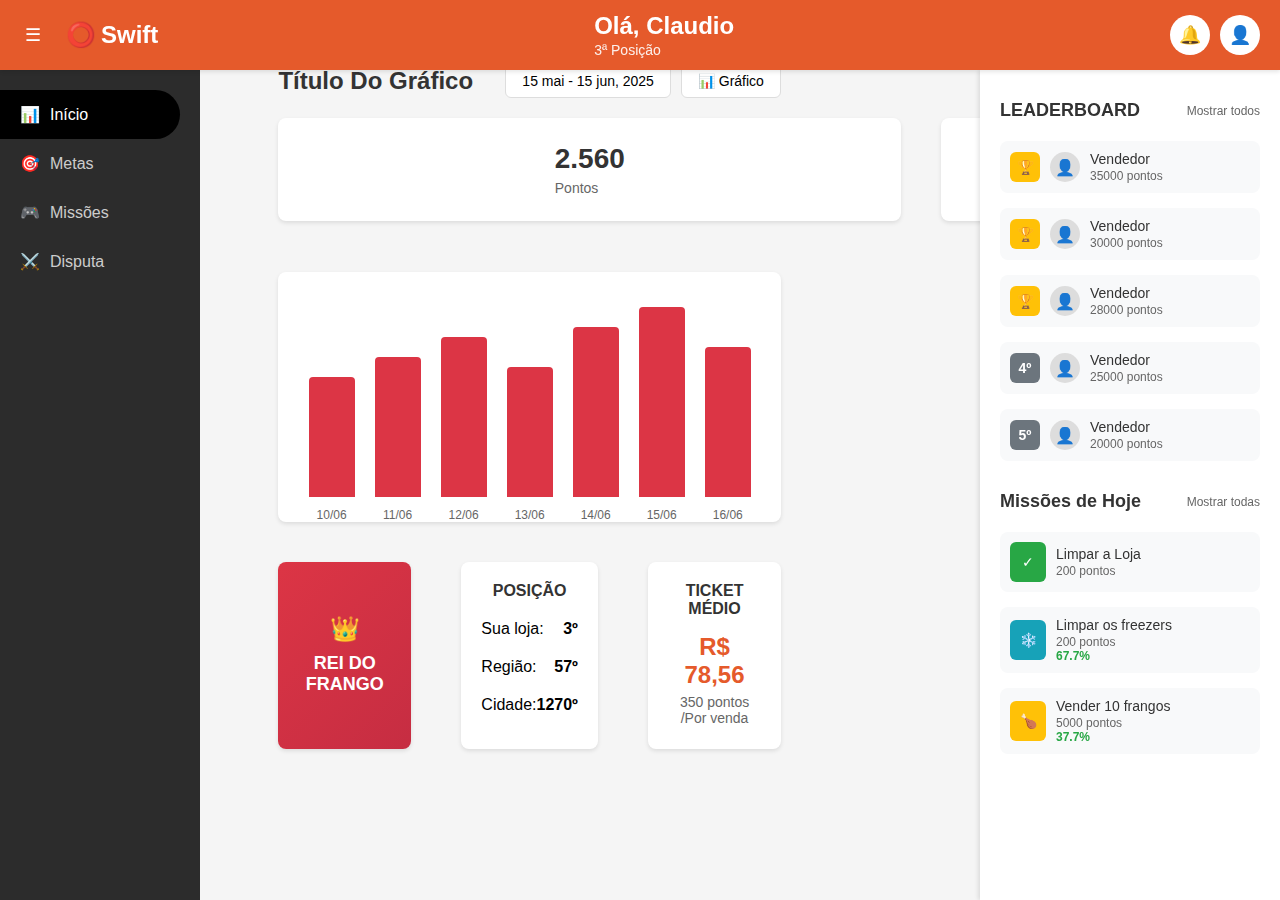
<file: Swift/Index.html>
<!DOCTYPE html>
<html lang="pt-BR">
<head>
    <meta charset="UTF-8">
    <meta name="viewport" content="width=device-width, initial-scale=1.0">
    <title>Swift Dashboard</title>
    <link rel="stylesheet" href="Style/Style.css">
</head>
<body>
    <div class="container">
        <div class="header">
            <div class="header-left">
                <button class="menu-toggle">☰</button>
                <div class="logo">Swift</div>
            </div>
            <div class="header-center">
                <h2>Olá, Claudio</h2>
                <p>3ª Posição</p>
            </div>
            <div class="header-right">
                <div class="header-icon">🔔</div>
                <div class="header-icon">👤</div>
            </div>
        </div>

        <div class="sidebar">
            <ul class="sidebar-menu">
                <li class="active">Início</li>
                <li>Metas</li>
                <li>Missões</li>
                <li>Disputa</li>
            </ul>
        </div>

        <div class="main-content">
            <div class="content-header">
                <h1 class="content-title">Título Do Gráfico</h1>
                <div class="date-filter">
                    <button class="filter-btn">15 mai - 15 jun, 2025</button>
                    <button class="filter-btn">📊 Gráfico</button>
                </div>
            </div>

            <div class="stats-row">
                <div class="stat-card">
                    <div class="stat-number">2.560</div>
                    <div class="stat-label">Pontos</div>
                </div>
                <div class="stat-card">
                    <div class="stat-number">123</div>
                    <div class="stat-label">Vendas</div>
                </div>
            </div>

            <div class="chart-container">
                <div class="chart">
                    <div class="chart-bar" style="height: 60%;">
                        <div class="chart-label">10/06</div>
                    </div>
                    <div class="chart-bar" style="height: 70%;">
                        <div class="chart-label">11/06</div>
                    </div>
                    <div class="chart-bar" style="height: 80%;">
                        <div class="chart-label">12/06</div>
                    </div>
                    <div class="chart-bar" style="height: 65%;">
                        <div class="chart-label">13/06</div>
                    </div>
                    <div class="chart-bar" style="height: 85%;">
                        <div class="chart-label">14/06</div>
                    </div>
                    <div class="chart-bar" style="height: 95%;">
                        <div class="chart-label">15/06</div>
                    </div>
                    <div class="chart-bar" style="height: 75%;">
                        <div class="chart-label">16/06</div>
                    </div>
                </div>
            </div>

            <div class="bottom-cards">
                <div class="card king-card">
                    <div class="crown">👑</div>
                    <div class="title">REI DO FRANGO</div>
                </div>
                <div class="card">
                    <div class="card-title">POSIÇÃO</div>
                    <div class="position-item">
                        <span>Sua loja:</span>
                        <strong>3º</strong>
                    </div>
                    <div class="position-item">
                        <span>Região:</span>
                        <strong>57º</strong>
                    </div>
                    <div class="position-item">
                        <span>Cidade:</span>
                        <strong>1270º</strong>
                    </div>
                </div>
                <div class="card">
                    <div class="card-title">TICKET MÉDIO</div>
                    <div class="ticket-price">R$ 78,56</div>
                    <div class="ticket-points">350 pontos /Por venda</div>
                </div>
            </div>
        </div>

        <div class="right-sidebar">
            <div class="leaderboard">
                <div class="section-header">
                    <div class="section-title">LEADERBOARD</div>
                    <div class="show-all">Mostrar todos</div>
                </div>
                
                <div class="leader-item">
                    <div class="leader-position">🏆</div>
                    <div class="leader-avatar">👤</div>
                    <div class="leader-info">
                        <div class="leader-name">Vendedor</div>
                        <div class="leader-points">35000 pontos</div>
                    </div>
                </div>
                
                <div class="leader-item">
                    <div class="leader-position">🏆</div>
                    <div class="leader-avatar">👤</div>
                    <div class="leader-info">
                        <div class="leader-name">Vendedor</div>
                        <div class="leader-points">30000 pontos</div>
                    </div>
                </div>
                
                <div class="leader-item">
                    <div class="leader-position">🏆</div>
                    <div class="leader-avatar">👤</div>
                    <div class="leader-info">
                        <div class="leader-name">Vendedor</div>
                        <div class="leader-points">28000 pontos</div>
                    </div>
                </div>
                
                <div class="leader-item">
                    <div class="leader-position fourth">4º</div>
                    <div class="leader-avatar">👤</div>
                    <div class="leader-info">
                        <div class="leader-name">Vendedor</div>
                        <div class="leader-points">25000 pontos</div>
                    </div>
                </div>
                
                <div class="leader-item">
                    <div class="leader-position fifth">5º</div>
                    <div class="leader-avatar">👤</div>
                    <div class="leader-info">
                        <div class="leader-name">Vendedor</div>
                        <div class="leader-points">20000 pontos</div>
                    </div>
                </div>
            </div>

            <div class="missions">
                <div class="section-header">
                    <div class="section-title">Missões de Hoje</div>
                    <div class="show-all">Mostrar todas</div>
                </div>
                
                <div class="mission-item">
                    <div class="mission-icon completed">✓</div>
                    <div class="mission-info">
                        <div class="mission-title">Limpar a Loja</div>
                        <div class="mission-points">200 pontos</div>
                    </div>
                </div>
                
                <div class="mission-item">
                    <div class="mission-icon freezer">❄️</div>
                    <div class="mission-info">
                        <div class="mission-title">Limpar os freezers</div>
                        <div class="mission-points">200 pontos</div>
                        <div class="mission-progress">67.7%</div>
                    </div>
                </div>
                
                <div class="mission-item">
                    <div class="mission-icon chicken">🍗</div>
                    <div class="mission-info">
                        <div class="mission-title">Vender 10 frangos</div>
                        <div class="mission-points">5000 pontos</div>
                        <div class="mission-progress">37.7%</div>
                    </div>
                </div>
            </div>
        </div>

        <div class="settings-icon">⚙️</div>
    </div>

    <script>
        // Simple interactivity
        document.querySelector('.menu-toggle').addEventListener('click', function() {
            alert('Menu toggle clicked!');
        });

        // Chart bar hover effects
        document.querySelectorAll('.chart-bar').forEach(bar => {
            bar.addEventListener('mouseenter', function() {
                this.style.opacity = '0.8';
            });
            
            bar.addEventListener('mouseleave', function() {
                this.style.opacity = '1';
            });
        });

        // Filter button interactions
        document.querySelectorAll('.filter-btn').forEach(btn => {
            btn.addEventListener('click', function() {
                document.querySelectorAll('.filter-btn').forEach(b => b.style.background = 'white');
                this.style.background = '#e55a2b';
                this.style.color = 'white';
            });
        });

        // Sidebar menu interactions
        document.querySelectorAll('.sidebar-menu li').forEach(item => {
            item.addEventListener('click', function() {
                document.querySelectorAll('.sidebar-menu li').forEach(i => i.classList.remove('active'));
                this.classList.add('active');
            });
        });
    </script>
</body>
</html>
</file>
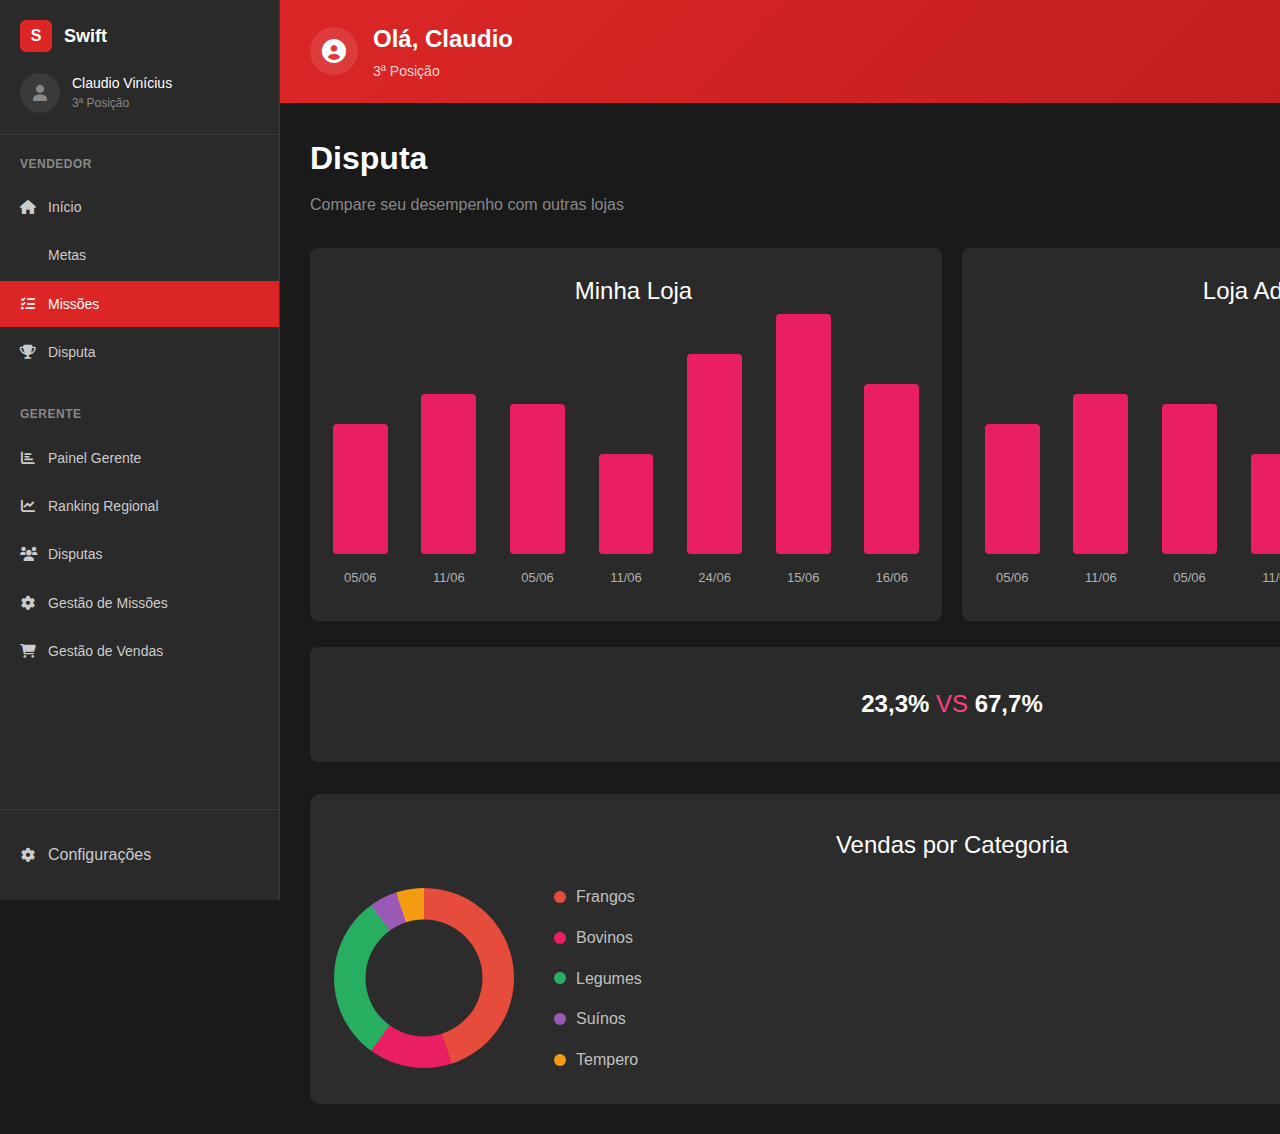
<file: public/disputa.html>
<!DOCTYPE html>
<html lang="pt-BR">
<head>
  <meta charset="UTF-8" />
  <meta name="viewport" content="width=device-width, initial-scale=1.0" />
  <title>Swift - Desafio FIAP</title>
  <link rel="stylesheet" href="../src/css/styles.css" />
  <link
    href="https://cdnjs.cloudflare.com/ajax/libs/font-awesome/6.0.0/css/all.min.css"
    rel="stylesheet"
  />
</head>
<body>
  <div class="app-container">
    <aside class="sidebar">
      <div class="sidebar-header">
        <div class="logo">
          <div class="logo-icon">S</div>
          <span class="logo-text">Swift</span>
        </div>
        <div class="user-info">
          <div class="user-avatar">
            <i class="fas fa-user"></i>
          </div>
          <div class="user-details">
            <div class="user-name">Claudio Vinícius</div>
            <div class="user-position">3ª Posição</div>
          </div>
        </div>
      </div>
      <nav class="sidebar-nav">
        <div class="nav-section">
          <div class="nav-section-title">Vendedor</div>
          <ul class="nav-list">
            <li class="nav-item">
              <a href="#" class="nav-link">
                <i class="fas fa-home"></i>
                <span>Início</span>
              </a>
            </li>
            <li class="nav-item">
              <a href="#" class="nav-link">
                <i class="fas fa-target"></i>
                <span>Metas</span>
              </a>
            </li>
            <li class="nav-item active">
              <a href="#" class="nav-link">
                <i class="fas fa-tasks"></i>
                <span>Missões</span>
              </a>
            </li>
            <li class="nav-item">
              <a href="#" class="nav-link">
                <i class="fas fa-trophy"></i>
                <span>Disputa</span>
              </a>
            </li>
          </ul>
        </div>
        <div class="nav-section">
          <div class="nav-section-title">Gerente</div>
          <ul class="nav-list">
            <li class="nav-item">
              <a href="#" class="nav-link">
                <i class="fas fa-chart-bar"></i>
                <span>Painel Gerente</span>
              </a>
            </li>
            <li class="nav-item">
              <a href="#" class="nav-link">
                <i class="fas fa-chart-line"></i>
                <span>Ranking Regional</span>
              </a>
            </li>
            <li class="nav-item">
              <a href="#" class="nav-link">
                <i class="fas fa-users"></i>
                <span>Disputas</span>
              </a>
            </li>
            <li class="nav-item">
              <a href="#" class="nav-link">
                <i class="fas fa-cog"></i>
                <span>Gestão de Missões</span>
              </a>
            </li>
            <li class="nav-item">
              <a href="#" class="nav-link">
                <i class="fas fa-shopping-cart"></i>
                <span>Gestão de Vendas</span>
              </a>
            </li>
          </ul>
        </div>
      </nav>
      <div class="sidebar-footer">
        <a href="#" class="settings-link">
          <i class="fas fa-cog"></i>
          <span>Configurações</span>
        </a>
      </div>
    </aside>
    <main class="main-content">
      <header class="main-header">
        <div class="header-left">
          <div class="greeting">
            <div class="greeting-icon">
              <i class="fas fa-user-circle"></i>
            </div>
            <div class="greeting-text">
              <h1>Olá, Claudio</h1>
              <p>3ª Posição</p>
            </div>
          </div>
        </div>
        <div class="header-right">
          <button class="header-btn">
            <i class="fas fa-bell"></i>
          </button>
          <button class="header-btn">
            <i class="fas fa-user"></i>
          </button>
          <button class="header-btn">
            <i class="fas fa-th"></i>
          </button>
        </div>
      </header>
      <div class="content-area">
        <div class="page-header">
          <h2>Disputa</h2>
          <p>Compare seu desempenho com outras lojas</p>
        </div>
        <div class="flexbox">
          <div class="caixinha">
            <h2 class="titulo-2">Minha Loja</h2>
            <div class="grafico-container">
              <div class="coluna">
                <div class="barra" style="--altura: 130px;"></div>
                <p class="legenda">05/06</p>
              </div>
              <div class="coluna">
                <div class="barra" style="--altura: 160px;"></div>
                <p class="legenda">11/06</p>
              </div>
              <div class="coluna">
                <div class="barra" style="--altura: 150px;"></div>
                <p class="legenda">05/06</p>
              </div>
              <div class="coluna">
                <div class="barra" style="--altura: 100px;"></div>
                <p class="legenda">11/06</p>
              </div>
              <div class="coluna">
                <div class="barra" style="--altura: 200px;"></div>
                <p class="legenda">24/06</p>
              </div>
              <div class="coluna">
                <div class="barra" style="--altura: 240px;"></div>
                <p class="legenda">15/06</p>
              </div>
              <div class="coluna">
                <div class="barra" style="--altura: 170px;"></div>
                <p class="legenda">16/06</p>
              </div>
            </div>
          </div>
          <div class="caixinha">
            <h2 class="titulo-2">Loja Adversária</h2>
            <div class="grafico-container">
              <div class="coluna">
                <div class="barra" style="--altura: 130px;"></div>
                <p class="legenda">05/06</p>
              </div>
              <div class="coluna">
                <div class="barra" style="--altura: 160px;"></div>
                <p class="legenda">11/06</p>
              </div>
              <div class="coluna">
                <div class="barra" style="--altura: 150px;"></div>
                <p class="legenda">05/06</p>
              </div>
              <div class="coluna">
                <div class="barra" style="--altura: 100px;"></div>
                <p class="legenda">11/06</p>
              </div>
              <div class="coluna">
                <div class="barra" style="--altura: 200px;"></div>
                <p class="legenda">24/06</p>
              </div>
              <div class="coluna">
                <div class="barra" style="--altura: 240px;"></div>
                <p class="legenda">15/06</p>
              </div>
              <div class="coluna">
                <div class="barra" style="--altura: 170px;"></div>
                <p class="legenda">16/06</p>
              </div>
            </div>
          </div>
        </div>
        <div class="flexbox-2">
          <div class="caixinha-2">
          <h2>23,3% <span class="texto-diferente">VS</span> 67,7%</h2>
          </div>
        </div>
        <!-- ================ -->
        <div class="card-grafico">
        <h2 class="titulo-grafico">Vendas por Categoria</h2>
        <div class="conteudo-grafico">
            <div class="grafico-rosca"></div>

            <ul class="legenda">
                <li>
                    <span class="ponto-cor" style="background-color: #e64c3c;"></span>
                    <span class="texto-legenda">Frangos</span>
                    <span class="porcentagem">45%</span>
                </li>
                <li>
                    <span class="ponto-cor" style="background-color: #E91E63;"></span>
                    <span class="texto-legenda">Bovinos</span>
                    <span class="porcentagem">15%</span>
                </li>
                <li>
                    <span class="ponto-cor" style="background-color: #27ae60;"></span>
                    <span class="texto-legenda">Legumes</span>
                    <span class="porcentagem">30%</span>
                </li>
                <li>
                    <span class="ponto-cor" style="background-color: #9b59b6;"></span>
                    <span class="texto-legenda">Suínos</span>
                    <span class="porcentagem">5%</span>
                </li>
                <li>
                    <span class="ponto-cor" style="background-color: #f39c12;"></span>
                    <span class="texto-legenda">Tempero</span>
                    <span class="porcentagem">5%</span>
                </li>
            </ul>
        </div>
    </div>
           <!-- =============== -->
      </div>
    </main>
  </div>
  <script src="../src/js/components/script.js"></script>
</body>
</html>
                    </div>
                  </div>
            </div>
          </div>
      </main>
    </div>

    <script src="../src/js/components/script.js"></script>
</body>
</html>
</file>
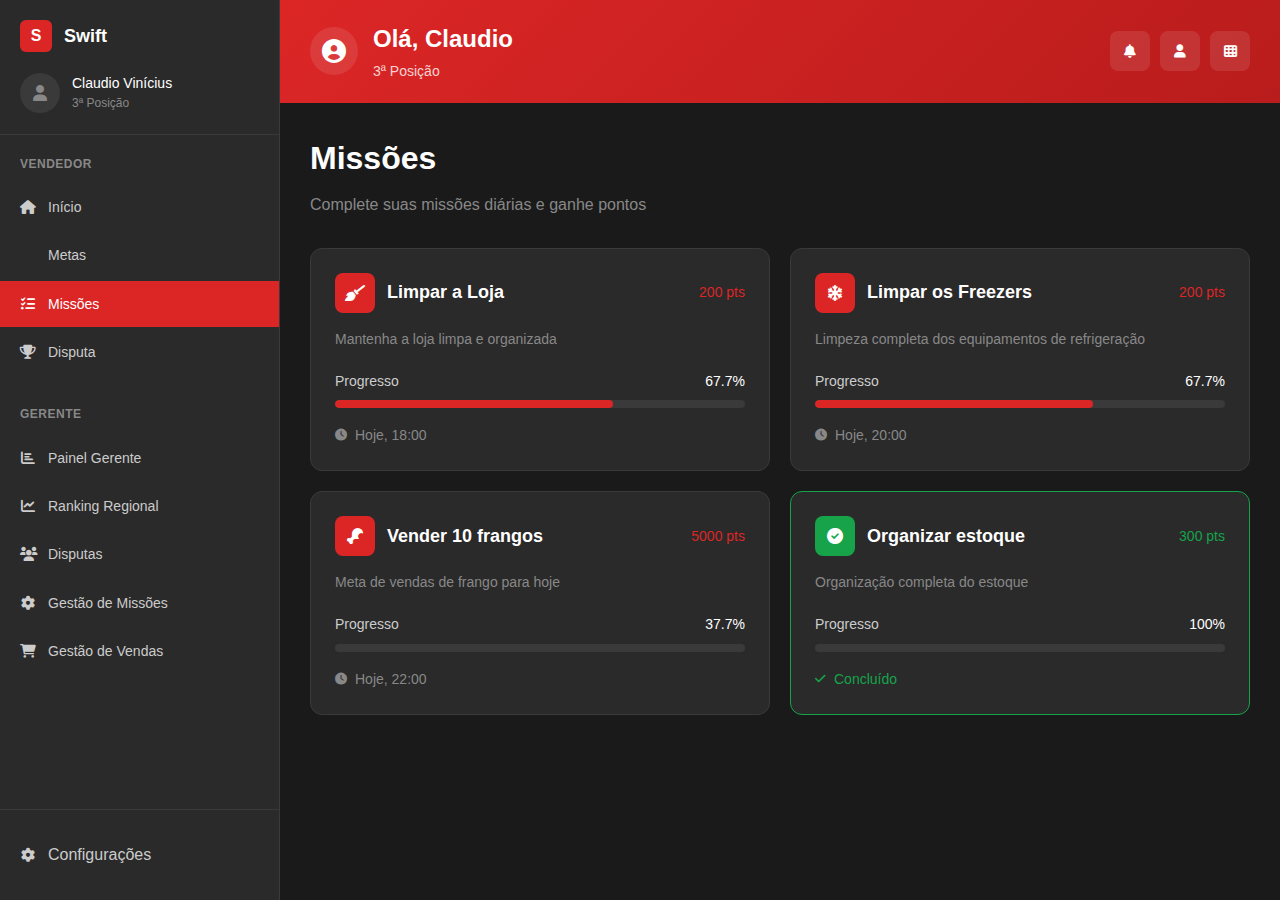
<file: public/mission.html>
<!DOCTYPE html>
<html lang="pt-BR">
  <head>
    <meta charset="UTF-8" />
    <meta name="viewport" content="width=device-width, initial-scale=1.0" />
    <title>Swift - Desafio FIAP</title>
    <link rel="stylesheet" href="../src/css/styles.css" />
    <link
      href="https://cdnjs.cloudflare.com/ajax/libs/font-awesome/6.0.0/css/all.min.css"
      rel="stylesheet"
    />
  </head>
  <body>
    <div class="app-container">
      <aside class="sidebar">
        <div class="sidebar-header">
          <div class="logo">
            <div class="logo-icon">S</div>
            <span class="logo-text">Swift</span>
          </div>
          <div class="user-info">
            <div class="user-avatar">
              <i class="fas fa-user"></i>
            </div>
            <div class="user-details">
              <div class="user-name">Claudio Vinícius</div>
              <div class="user-position">3ª Posição</div>
            </div>
          </div>
        </div>

        <nav class="sidebar-nav">
          <div class="nav-section">
            <div class="nav-section-title">Vendedor</div>
            <ul class="nav-list">
              <li class="nav-item">
                <a href="#" class="nav-link">
                  <i class="fas fa-home"></i>
                  <span>Início</span>
                </a>
              </li>
              <li class="nav-item">
                <a href="#" class="nav-link">
                  <i class="fas fa-target"></i>
                  <span>Metas</span>
                </a>
              </li>
              <li class="nav-item active">
                <a href="#" class="nav-link">
                  <i class="fas fa-tasks"></i>
                  <span>Missões</span>
                </a>
              </li>
              <li class="nav-item">
                <a href="#" class="nav-link">
                  <i class="fas fa-trophy"></i>
                  <span>Disputa</span>
                </a>
              </li>
            </ul>
          </div>

          <div class="nav-section">
            <div class="nav-section-title">Gerente</div>
            <ul class="nav-list">
              <li class="nav-item">
                <a href="#" class="nav-link">
                  <i class="fas fa-chart-bar"></i>
                  <span>Painel Gerente</span>
                </a>
              </li>
              <li class="nav-item">
                <a href="#" class="nav-link">
                  <i class="fas fa-chart-line"></i>
                  <span>Ranking Regional</span>
                </a>
              </li>
              <li class="nav-item">
                <a href="#" class="nav-link">
                  <i class="fas fa-users"></i>
                  <span>Disputas</span>
                </a>
              </li>
              <li class="nav-item">
                <a href="#" class="nav-link">
                  <i class="fas fa-cog"></i>
                  <span>Gestão de Missões</span>
                </a>
              </li>
              <li class="nav-item">
                <a href="#" class="nav-link">
                  <i class="fas fa-shopping-cart"></i>
                  <span>Gestão de Vendas</span>
                </a>
              </li>
            </ul>
          </div>
        </nav>

        <div class="sidebar-footer">
          <a href="#" class="settings-link">
            <i class="fas fa-cog"></i>
            <span>Configurações</span>
          </a>
        </div>
      </aside>

      <main class="main-content">
        <header class="main-header">
          <div class="header-left">
            <div class="greeting">
              <div class="greeting-icon">
                <i class="fas fa-user-circle"></i>
              </div>
              <div class="greeting-text">
                <h1>Olá, Claudio</h1>
                <p>3ª Posição</p>
              </div>
            </div>
          </div>
          <div class="header-right">
            <button class="header-btn">
              <i class="fas fa-bell"></i>
            </button>
            <button class="header-btn">
              <i class="fas fa-user"></i>
            </button>
            <button class="header-btn">
              <i class="fas fa-th"></i>
            </button>
          </div>
        </header>

        <div class="content-area">
          <div class="page-header">
            <h2>Missões</h2>
            <p>Complete suas missões diárias e ganhe pontos</p>
          </div>

          <div class="missions-grid">
            <div class="mission-card">
              <div class="mission-header">
                <div class="mission-icon">
                  <i class="fas fa-broom"></i>
                </div>
                <div class="mission-title">Limpar a Loja</div>
                <div class="mission-points">200 pts</div>
              </div>
              <div class="mission-description">
                Mantenha a loja limpa e organizada
              </div>
              <div class="mission-progress">
                <div class="progress-label">
                  <span>Progresso</span>
                  <span>67.7%</span>
                </div>
                <div class="progress-bar">
                  <div class="progress-fill" style="width: 67.7%"></div>
                </div>
              </div>
              <div class="mission-time">
                <i class="fas fa-clock"></i>
                <span>Hoje, 18:00</span>
              </div>
            </div>

            <div class="mission-card">
              <div class="mission-header">
                <div class="mission-icon">
                  <i class="fas fa-snowflake"></i>
                </div>
                <div class="mission-title">Limpar os Freezers</div>
                <div class="mission-points">200 pts</div>
              </div>
              <div class="mission-description">
                Limpeza completa dos equipamentos de refrigeração
              </div>
              <div class="mission-progress">
                <div class="progress-label">
                  <span>Progresso</span>
                  <span>67.7%</span>
                </div>
                <div class="progress-bar">
                  <div class="progress-fill" style="width: 67.7%"></div>
                </div>
              </div>
              <div class="mission-time">
                <i class="fas fa-clock"></i>
                <span>Hoje, 20:00</span>
              </div>
            </div>

            <div class="mission-card">
              <div class="mission-header">
                <div class="mission-icon">
                  <i class="fas fa-drumstick-bite"></i>
                </div>
                <div class="mission-title">Vender 10 frangos</div>
                <div class="mission-points">5000 pts</div>
              </div>
              <div class="mission-description">
                Meta de vendas de frango para hoje
              </div>
              <div class="mission-progress">
                <div class="progress-label">
                  <span>Progresso</span>
                  <span>37.7%</span>
                </div>
                <div class="progress-bar">
                  <div class="progress-fill" style="width: 37.7%"></div>
                </div>
              </div>
              <div class="mission-time">
                <i class="fas fa-clock"></i>
                <span>Hoje, 22:00</span>
              </div>
            </div>

            <div class="mission-card completed">
              <div class="mission-header">
                <div class="mission-icon">
                  <i class="fas fa-check-circle"></i>
                </div>
                <div class="mission-title">Organizar estoque</div>
                <div class="mission-points">300 pts</div>
              </div>
              <div class="mission-description">
                Organização completa do estoque
              </div>
              <div class="mission-progress">
                <div class="progress-label">
                  <span>Progresso</span>
                  <span>100%</span>
                </div>
                <div class="progress-bar">
                  <div
                    class="progress-fill completed"
                    style="width: 100%"
                  ></div>
                </div>
              </div>
              <div class="mission-time completed">
                <i class="fas fa-check"></i>
                <span>Concluído</span>
              </div>
            </div>
          </div>
        </div>
      </main>
    </div>

    <script src="../src/js/components/script.js"></script>
  </body>
</html>
</file>
<file: Swift/Style/Style.css>
* {
    margin: 0;
    padding: 0;
    box-sizing: border-box;
}

body {
    font-family: -apple-system, BlinkMacSystemFont, 'Segoe UI', Roboto, sans-serif;
    background-color: #f5f5f5;
    overflow-x: hidden;
}

.container {
    display: flex;
    height: 100vh;
}

/* Header */
.header {
    position: fixed;
    top: 0;
    left: 0;
    right: 0;
    height: 70px;
    background-color: #e55a2b;
    display: flex;
    align-items: center;
    justify-content: space-between;
    padding: 0 20px;
    z-index: 1000;
    box-shadow: 0 2px 4px rgba(0,0,0,0.1);
}

.header-left {
    display: flex;
    align-items: center;
    gap: 20px;
}

.menu-toggle {
    background: none;
    border: none;
    color: white;
    font-size: 18px;
    cursor: pointer;
    padding: 5px;
}

.logo {
    color: white;
    font-size: 24px;
    font-weight: bold;
}

.logo::before {
    content: "⭕";
    margin-right: 5px;
}

.header-center {
    color: white;
}

.header-center h2 {
    font-size: 24px;
    margin-bottom: 2px;
}

.header-center p {
    font-size: 14px;
    opacity: 0.9;
}

.header-right {
    display: flex;
    gap: 10px;
}

.header-icon {
    width: 40px;
    height: 40px;
    background: white;
    border-radius: 50%;
    display: flex;
    align-items: center;
    justify-content: center;
    cursor: pointer;
    color: #333;
    font-size: 18px;
}

/* Sidebar */
.sidebar {
    width: 200px;
    background-color: #2c2c2c;
    padding-top: 70px;
    position: fixed;
    left: 0;
    top: 0;
    height: 100vh;
    z-index: 999;
}

.sidebar-menu {
    list-style: none;
    padding: 20px 0;
}

.sidebar-menu li {
    padding: 15px 20px;
    color: #ccc;
    cursor: pointer;
    display: flex;
    align-items: center;
    gap: 10px;
    border-radius: 0 25px 25px 0;
    margin-right: 20px;
}

.sidebar-menu li.active {
    background-color: #000;
    color: white;
}

.sidebar-menu li:hover {
    background-color: #444;
}

.sidebar-menu li::before {
    content: "📊";
}

.sidebar-menu li:nth-child(2)::before { content: "🎯"; }
.sidebar-menu li:nth-child(3)::before { content: "🎮"; }
.sidebar-menu li:nth-child(4)::before { content: "⚔️"; }

/* Main Content */
.main-content {
    margin-left: 15rem;
    margin-right: 3rem;
    padding: 5% 3% 3%;
    min-height: 100vh;
}

.content-header {
    display: flex;
    justify-content: space-between;
    align-items: center;
    margin-bottom: 20px;
}

.content-title {
    font-size: 24px;
    color: #333;
    font-weight: 600;
}

.date-filter {
    display: flex;
    gap: 10px;
    align-items: center;
}

.filter-btn {
    padding: 8px 16px;
    border: 1px solid #ddd;
    background: white;
    border-radius: 6px;
    cursor: pointer;
    font-size: 14px;
}

.stats-row {
    display: flex;
    gap: 8%;
    margin-bottom: 10%;
}

.stat-card {
    background: white;
    padding: 5% 55%;
    border-radius: 8px;
    box-shadow: 0 2px 4px rgba(0,0,0,0.1);
}

.stat-number {
    font-size: 28px;
    font-weight: bold;
    color: #333;
    margin-bottom: 5px;
}

.stat-label {
    color: #666;
    font-size: 14px;
}

/* Chart */
.chart-container {
    background: white;
    padding: 5% 6%;
    border-radius: 8px;
    box-shadow: 0 2px 4px rgba(0,0,0,0.1);
    margin-bottom: 8%;
    position: relative;

}

.chart {
    display: flex;
    align-items: end;
    justify-content: space-between;
    height: 200px;
    gap: 20px;
}

.chart-bar {
    flex: 1;
    background-color: #dc3545;
    border-radius: 4px 4px 0 0;
    position: relative;
    display: flex;
    align-items: end;
    justify-content: center;
    padding-bottom: 10px;
    color: white;
    font-size: 12px;
}

.chart-label {
    position: absolute;
    bottom: -25px;
    font-size: 12px;
    color: #666;
}

/* Bottom Cards */
.bottom-cards {
    display: flex;
    gap: 10%;
}

.card {
    flex: 1;
    background: white;
    padding: 20px;
    border-radius: 8px;
    box-shadow: 0 2px 4px rgba(0,0,0,0.1);
}

.card-title {
    font-size: 16px;
    font-weight: 600;
    color: #333;
    margin-bottom: 15px;
    text-align: center;
}

.king-card {
    background: linear-gradient(135deg, #dc3545, #c62d42);
    color: white;
    text-align: center;
    display: flex;
    flex-direction: column;
    align-items: center;
    justify-content: center;
}

.king-card .crown {
    font-size: 24px;
    margin-bottom: 10px;
}

.king-card .title {
    font-size: 18px;
    font-weight: bold;
}

.position-item {
    display: flex;
    justify-content: space-between;
    margin-bottom: 10px;
    padding: 5px 0;
}

.ticket-price {
    font-size: 24px;
    font-weight: bold;
    color: #e55a2b;
    text-align: center;
    margin-bottom: 5px;
}

.ticket-points {
    text-align: center;
    color: #666;
    font-size: 14px;
}

/* Right Sidebar */
.right-sidebar {
    width: 300px;
    position: fixed;
    right: 0;
    top: 70px;
    height: calc(100vh - 70px);
    background: white;
    padding: 30px 20px;
    box-shadow: -2px 0 4px rgba(0,0,0,0.1);
    overflow-y: auto;
}

.leaderboard {
    margin-bottom: 30px;
}

.section-header {
    display: flex;
    justify-content: space-between;
    align-items: center;
    margin-bottom: 20px;
}

.section-title {
    font-size: 18px;
    font-weight: 600;
    color: #333;
}

.show-all {
    color: #666;
    font-size: 12px;
    cursor: pointer;
}

.leader-item {
    display: flex;
    align-items: center;
    gap: 10px;
    margin-bottom: 15px;
    padding: 10px;
    border-radius: 8px;
    background: #f8f9fa;
}

.leader-position {
    width: 30px;
    height: 30px;
    background: #ffc107;
    border-radius: 6px;
    display: flex;
    align-items: center;
    justify-content: center;
    font-weight: bold;
    color: white;
    font-size: 14px;
}

.leader-position.fourth {
    background: #6c757d;
}

.leader-position.fifth {
    background: #6c757d;
}

.leader-avatar {
    width: 30px;
    height: 30px;
    background: #ddd;
    border-radius: 50%;
    display: flex;
    align-items: center;
    justify-content: center;
}

.leader-info {
    flex: 1;
}

.leader-name {
    font-size: 14px;
    color: #333;
    margin-bottom: 2px;
}

.leader-points {
    font-size: 12px;
    color: #666;
}

/* Missions */
.missions {
    margin-top: 10%;
}

.mission-item {
    display: flex;
    align-items: center;
    gap: 10px;
    margin-bottom: 15px;
    padding: 10px;
    border-radius: 8px;
    background: #f8f9fa;
}

.mission-icon {
    width: 15%;
    height: 2.5rem;
    border-radius: 6px;
    display: flex;
    align-items: center;
    justify-content: center;
    color: white;
    font-size: 14px;
}

.mission-icon.completed {
    background: #28a745;
}

.mission-icon.freezer {
    background: #17a2b8;
}

.mission-icon.chicken {
    background: #ffc107;
}

.mission-info {
    flex: 1;
}

.mission-title {
    font-size: 14px;
    color: #333;
    margin-bottom: 2px;
}

.mission-points {
    font-size: 12px;
    color: #666;
}

.mission-progress {
    font-size: 12px;
    color: #28a745;
    font-weight: 600;
}

.settings-icon {
    position: fixed;
    bottom: 20px;
    left: 20px;
    width: 40px;
    height: 40px;
    background: white;
    border-radius: 50%;
    display: flex;
    align-items: center;
    justify-content: center;
    cursor: pointer;
    box-shadow: 0 2px 8px rgba(0,0,0,0.2);
    font-size: 18px;
}
</file>
<file: src/css/styles.css>
/* Reset and Base Styles */
* {
  margin: 0;
  padding: 0;
  box-sizing: border-box;
}

body {
  font-family: -apple-system, BlinkMacSystemFont, "Segoe UI", Roboto, Oxygen,
    Ubuntu, Cantarell, sans-serif;
  background-color: #1a1a1a;
  color: #ffffff;
  line-height: 1.6;
}

.app-container {
  display: flex;
  min-height: 100vh;
}

.sidebar {
  width: 280px;
  background-color: #2a2a2a;
  border-right: 1px solid #3a3a3a;
  display: flex;
  flex-direction: column;
  position: fixed;
  height: 100vh;
  overflow-y: auto;
}

.sidebar-header {
  padding: 20px;
  border-bottom: 1px solid #3a3a3a;
}

.logo {
  display: flex;
  align-items: center;
  gap: 12px;
  margin-bottom: 20px;
}

.logo-icon {
  width: 32px;
  height: 32px;
  background-color: #dc2626;
  color: white;
  border-radius: 6px;
  display: flex;
  align-items: center;
  justify-content: center;
  font-weight: bold;
  font-size: 16px;
}

.logo-text {
  font-size: 18px;
  font-weight: 600;
  color: #ffffff;
}

.user-info {
  display: flex;
  align-items: center;
  gap: 12px;
}

.user-avatar {
  width: 40px;
  height: 40px;
  background-color: #3a3a3a;
  border-radius: 50%;
  display: flex;
  align-items: center;
  justify-content: center;
  color: #888;
}

.user-details {
  flex: 1;
}

.user-name {
  font-size: 14px;
  font-weight: 500;
  color: #ffffff;
}

.user-position {
  font-size: 12px;
  color: #888;
}

.sidebar-nav {
  flex: 1;
  padding: 20px 0;
}

.nav-section {
  margin-bottom: 30px;
}

.nav-section-title {
  font-size: 12px;
  font-weight: 600;
  color: #888;
  text-transform: uppercase;
  letter-spacing: 0.5px;
  padding: 0 20px;
  margin-bottom: 10px;
}

.nav-list {
  list-style: none;
}

.nav-item {
  margin-bottom: 2px;
}

.nav-link {
  display: flex;
  align-items: center;
  gap: 12px;
  padding: 12px 20px;
  color: #ccc;
  text-decoration: none;
  transition: all 0.2s ease;
  position: relative;
}

.nav-link:hover {
  background-color: #3a3a3a;
  color: #ffffff;
}

.nav-item.active .nav-link {
  background-color: #dc2626;
  color: #ffffff;
}

.nav-link i {
  width: 16px;
  text-align: center;
  font-size: 14px;
}

.nav-link span {
  flex: 1;
  font-size: 14px;
}

.nav-badge {
  background-color: #4a4a4a;
  color: #ccc;
  font-size: 10px;
  padding: 2px 6px;
  border-radius: 10px;
  min-width: 18px;
  text-align: center;
}

.nav-item.active .nav-badge {
  background-color: rgba(255, 255, 255, 0.2);
  color: #ffffff;
}

.sidebar-footer {
  padding: 20px;
  border-top: 1px solid #3a3a3a;
}

.settings-link {
  display: flex;
  align-items: center;
  gap: 12px;
  padding: 12px 0;
  color: #ccc;
  text-decoration: none;
  transition: color 0.2s ease;
}

.settings-link:hover {
  color: #ffffff;
}

.settings-link i {
  width: 16px;
  text-align: center;
  font-size: 14px;
}
.main-content {
  flex: 1;
  margin-left: 280px;
  background-color: #1a1a1a;
}

.main-header {
  background: linear-gradient(135deg, #dc2626, #b91c1c);
  padding: 20px 30px;
  display: flex;
  justify-content: space-between;
  align-items: center;
}

.header-left {
  display: flex;
  align-items: center;
}

.greeting {
  display: flex;
  align-items: center;
  gap: 15px;
}

.greeting-icon {
  width: 48px;
  height: 48px;
  background-color: rgba(255, 255, 255, 0.1);
  border-radius: 50%;
  display: flex;
  align-items: center;
  justify-content: center;
  font-size: 24px;
  color: #ffffff;
}

.greeting-text h1 {
  font-size: 24px;
  font-weight: 600;
  color: #ffffff;
  margin-bottom: 2px;
}

.greeting-text p {
  font-size: 14px;
  color: rgba(255, 255, 255, 0.8);
}

.header-right {
  display: flex;
  gap: 10px;
}

.header-btn {
  width: 40px;
  height: 40px;
  background-color: rgba(255, 255, 255, 0.1);
  border: none;
  border-radius: 8px;
  color: #ffffff;
  cursor: pointer;
  display: flex;
  align-items: center;
  justify-content: center;
  transition: background-color 0.2s ease;
}

.header-btn:hover {
  background-color: rgba(255, 255, 255, 0.2);
}

.content-area {
  padding: 30px;
  display: flex;
  flex-direction: column;
  justify-content: center;
}

.page-header {
  margin-bottom: 30px;
}

.page-header h2 {
  font-size: 32px;
  font-weight: 700;
  color: #ffffff;
  margin-bottom: 8px;
}

.page-header p {
  font-size: 16px;
  color: #888;
}

.missions-grid {
  display: grid;
  grid-template-columns: repeat(auto-fit, minmax(400px, 1fr));
  gap: 20px;
}

.mission-card {
  background-color: #2a2a2a;
  border: 1px solid #3a3a3a;
  border-radius: 12px;
  padding: 24px;
  transition: all 0.2s ease;
}

.mission-card:hover {
  border-color: #4a4a4a;
  transform: translateY(-2px);
}

.mission-card.completed {
  border-color: #16a34a;
}

.mission-header {
  display: flex;
  align-items: center;
  gap: 12px;
  margin-bottom: 16px;
}

.mission-icon {
  width: 40px;
  height: 40px;
  background-color: #dc2626;
  border-radius: 8px;
  display: flex;
  align-items: center;
  justify-content: center;
  color: #ffffff;
  font-size: 16px;
}

.mission-card.completed .mission-icon {
  background-color: #16a34a;
}

.mission-title {
  flex: 1;
  font-size: 18px;
  font-weight: 600;
  color: #ffffff;
}

.mission-points {
  font-size: 14px;
  font-weight: 500;
  color: #dc2626;
}

.mission-card.completed .mission-points {
  color: #16a34a;
}

.mission-description {
  font-size: 14px;
  color: #888;
  margin-bottom: 20px;
  line-height: 1.5;
}

.mission-progress {
  margin-bottom: 16px;
}

.progress-label {
  display: flex;
  justify-content: space-between;
  align-items: center;
  margin-bottom: 8px;
  font-size: 14px;
}

.progress-label span:first-child {
  color: #ccc;
}

.progress-label span:last-child {
  color: #ffffff;
  font-weight: 500;
}

.progress-bar {
  width: 100%;
  height: 8px;
  background-color: #3a3a3a;
  border-radius: 4px;
  overflow: hidden;
}

.progress-fill {
  height: 100%;
  background-color: #dc2626;
  border-radius: 4px;
  transition: width 0.3s ease;
}

.progress-fill.completed {
  background-color: #16a34a;
}

.mission-time {
  display: flex;
  align-items: center;
  gap: 8px;
  font-size: 14px;
  color: #888;
}

.mission-time.completed {
  color: #16a34a;
}

.mission-time i {
  font-size: 12px;
}
/* ================================================ */
/* Tela de disputas   */
/* ================================================ */

.flexbox{
  display: inline-flex;
  flex-direction: row;
  justify-content: center;
  gap: 20px;

}

.caixinha {
  display: flex;
  flex-direction: column;
  align-items: center;
  justify-content: center;
  background: #2a2a2a;
  width: 100%;
  min-width: 20rem;
  min-height: 22rem;
  border-radius: 8px;
  padding: 1.5rem 1rem;
  box-sizing: border-box;
}

.titulo-2{
  color: white;
  font-size: 1.5rem;
  margin-left: 2.5%;
  font-weight: 500;
  margin-bottom: 2.5%;
}

.grafico-container {
  display: flex;
  align-items: flex-end;
  gap: 20px;
  width: 100%;
  max-width: 600px;
  min-width: 280px;
  height: 240px;
  padding: 16px 0 0 0;
  background-color: transparent;
  border-radius: 8px;
  box-sizing: border-box;
  margin-top: 24px;
  margin-bottom: 8px;
}

.coluna {
  flex: 1;
  display: flex;
  flex-direction: column;
  align-items: center;
  gap: 10px;
  min-width: 30px;
}


.barra {
  width: 80%;
  background-color: #E91E63;
  border-radius: 4px;
  height: var(--altura, 100px);
  transition: background-color 0.3s ease;
  margin-bottom: 4px;
}

.barra:hover {
  background-color: #ff4081;
}

.legenda {
  font-size: 13px;
  color: #b0b0b0;
  margin: 0;
  text-align: center;
  word-break: keep-all;
}

.flexbox-2{
  display: inline-flex;
  flex-direction: row;
  justify-content: center;
    margin-top: 2%;
}

.caixinha-2 {
  display: flex;
  justify-content: center;
  background: #2a2a2a;
  width: 100%;
  border-radius: 8px;
  padding: 3%;
}

.texto-diferente{
  color: #ff4081;
  font-size: 1.5rem;
  font-weight: 500;
}


.card-grafico {
  background-color: #2c2c2c;
  padding: 2rem 1.5rem;
  border-radius: 10px;
  width: 100%;
  max-width: none;
  margin: 2rem 0 0 0;
  display: flex;
  flex-direction: column;
  align-items: center;
  box-sizing: border-box;
}

.titulo-grafico {
  margin-top: 0;
  margin-bottom: 20px;
  font-weight: 500;
  color: #fff;
  text-align: center;
  width: 100%;
}

.conteudo-grafico {
  display: flex;
  align-items: center;
  gap: 40px;
  width: 100%;
  justify-content: center;
  box-sizing: border-box;
}

.grafico-rosca {
  width: 180px;
  height: 180px;
  border-radius: 50%;
  position: relative;
  background: conic-gradient(
    #e64c3c 0% 45%,
    #E91E63 45% 60%,
    #27ae60 60% 90%,
    #9b59b6 90% 95%,
    #f39c12 95% 100%
  );
  margin: 0;
  flex-shrink: 0;
}


.grafico-rosca::before {
  content: '';
  position: absolute;
  top: 50%;
  left: 50%;
  transform: translate(-50%, -50%);
  width: 65%;
  height: 65%;
  background-color: #2c2c2c;
  border-radius: 50%;
}


.legenda {
    list-style: none;
    padding: 0;
    margin: 0;
    flex: 1; 
    display: flex;
    flex-direction: column;
    gap: 15px; 
    width: 100%;
    min-width: 200px;
    box-sizing: border-box;
}

.legenda li {
    display: flex;
    align-items: center;
    font-size: 16px;
}

.ponto-cor {
    width: 12px;
    height: 12px;
    border-radius: 50%;
    margin-right: 10px;
}

.texto-legenda {
    color: #c0c0c0;
}

.porcentagem {
    margin-left: auto; 
    font-weight: bold;
    color: #f0f0f0;
}


@media (max-width: 1024px) {
  .missions-grid {
    grid-template-columns: 1fr;
  }
}

@media (max-width: 768px) {
  .sidebar {
    width: 100%;
    position: relative;
    height: auto;
  }

  .main-content {
    margin-left: 0;
  }

  .main-header {
    padding: 15px 20px;
  }

  .greeting-text h1 {
    font-size: 20px;
  }

  .content-area {
    padding: 20px;
  }

  .page-header h2 {
    font-size: 24px;
  }

  .missions-grid {
    grid-template-columns: 1fr;
    gap: 15px;
  }

  .mission-card {
    padding: 20px;
  }
}

.sidebar::-webkit-scrollbar {
  width: 6px;
}

.sidebar::-webkit-scrollbar-track {
  background: #2a2a2a;
}

.sidebar::-webkit-scrollbar-thumb {
  background: #4a4a4a;
  border-radius: 3px;
}

.sidebar::-webkit-scrollbar-thumb:hover {
  background: #5a5a5a;
}

@keyframes progressAnimation {
  from {
    width: 0%;
  }
}

.progress-fill {
  animation: progressAnimation 1s ease-out;
}

.mission-card:hover .mission-icon {
  transform: scale(1.05);
}

.nav-link:hover i {
  transform: scale(1.1);
}

.header-btn:hover {
  transform: scale(1.05);
}
</file>
